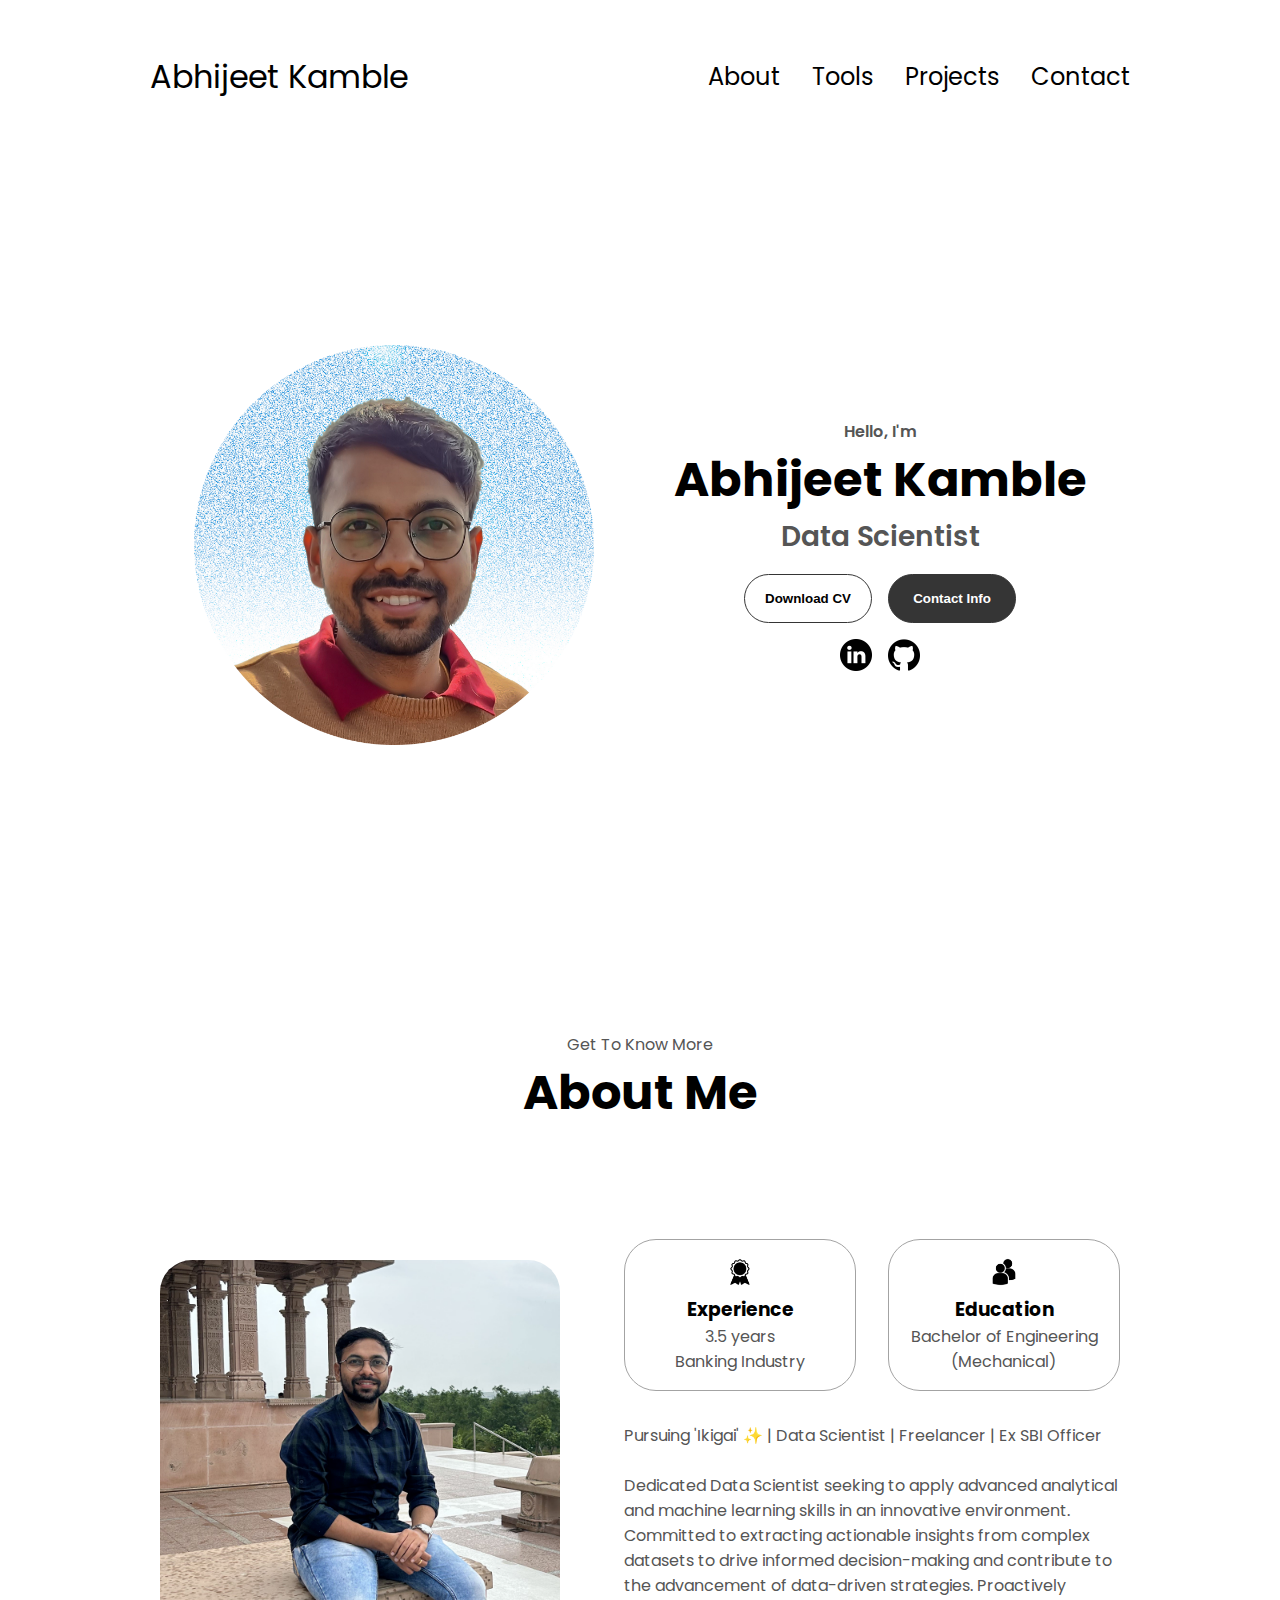
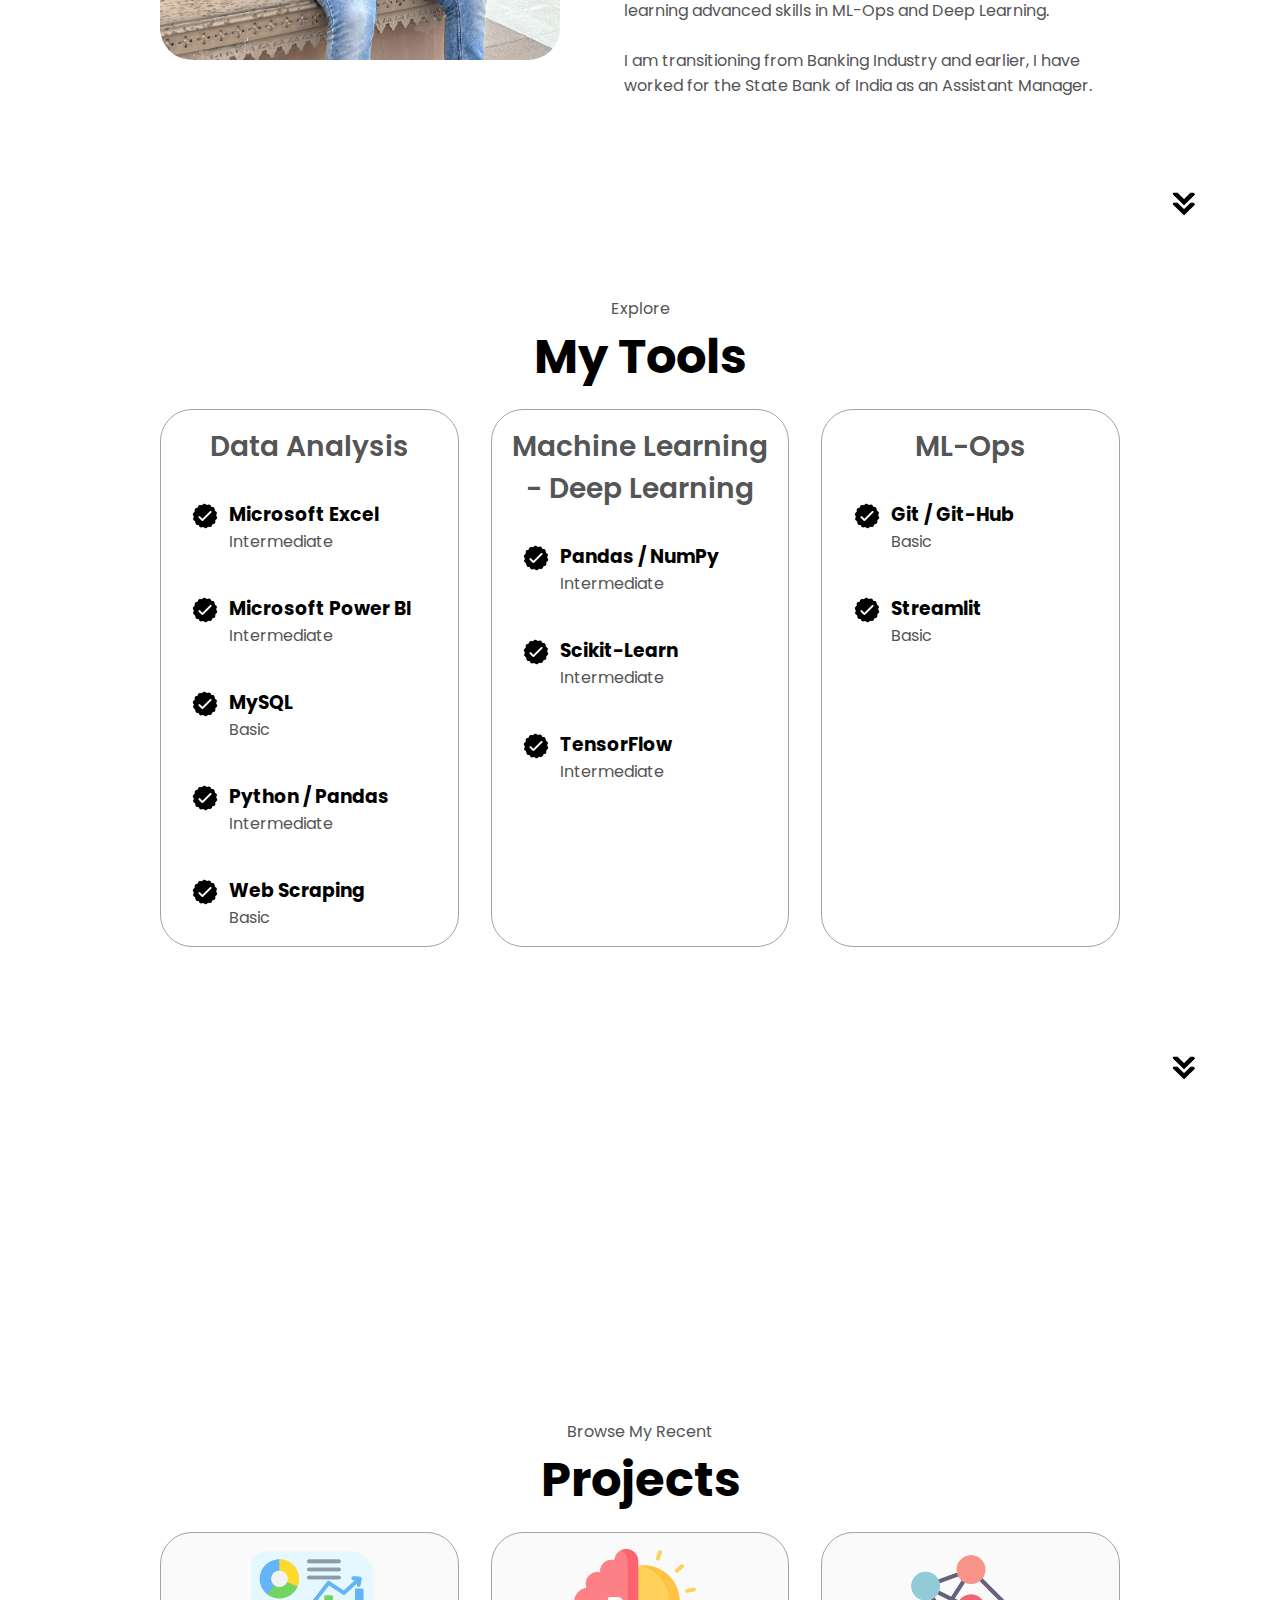
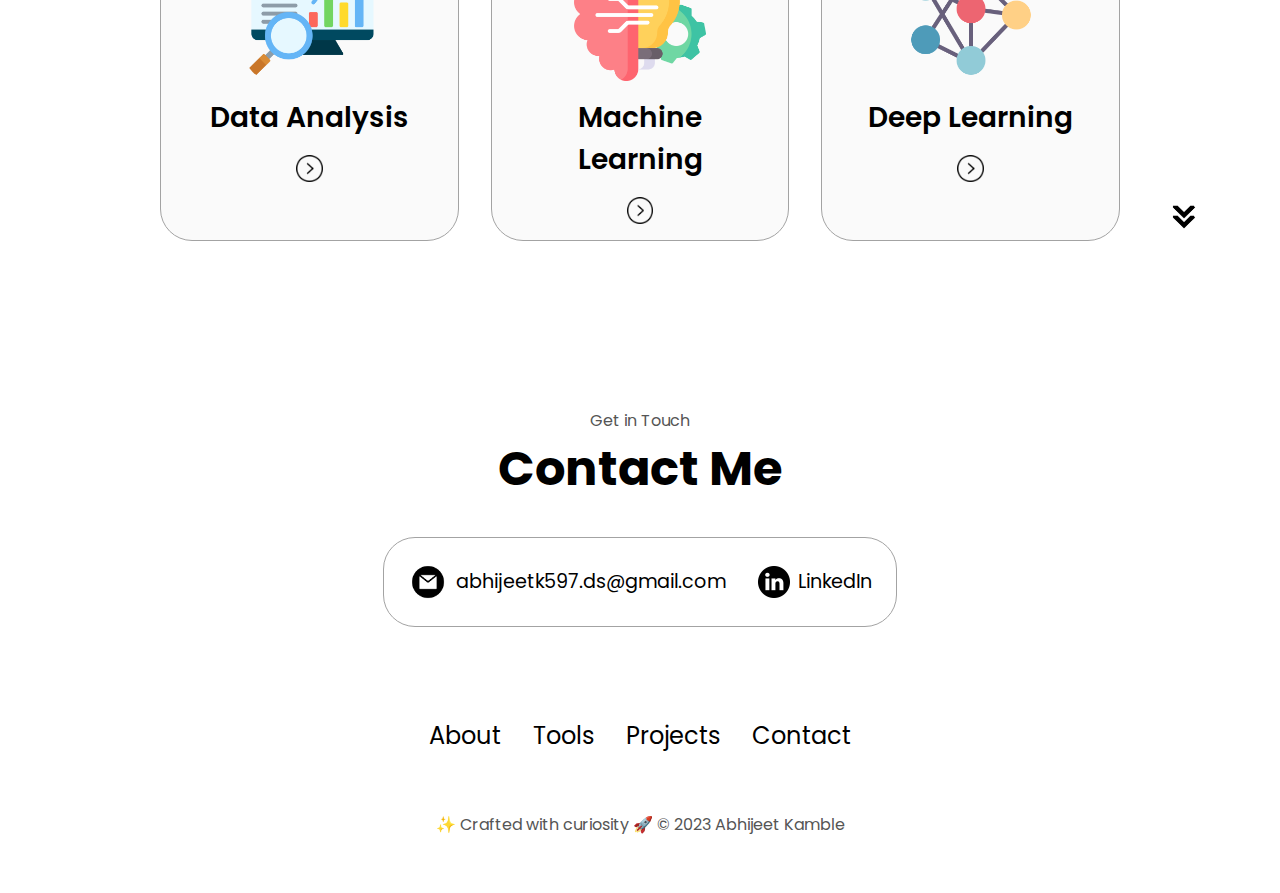
<file: index.html>
<!DOCTYPE html>
<html lang="en">
  <head>
    <meta charset="UTF-8" />
    <meta http-equiv="X-UA-Compatible" content="IE=edge" />
    <meta name="viewport" content="width=device-width, initial-scale=1.0" />
    <title>Abhijeet's Portfolio</title>
    <link rel="stylesheet" href="style.css" />
    <link rel="stylesheet" href="mediaqueries.css" />
  </head>
  <body>
    <nav id="desktop-nav">
      <div class="logo">Abhijeet Kamble</div>
      <div>
        <ul class="nav-links">
          <li><a href="#about">About</a></li>
          <li><a href="#experience">Tools</a></li>
          <li><a href="#projects">Projects</a></li>
          <li><a href="#contact">Contact</a></li>
        </ul>
      </div>
    </nav>
    <nav id="hamburger-nav">
      <div class="logo">Abhijeet Kamble</div>
      <div class="hamburger-menu">
        <div class="hamburger-icon" onclick="toggleMenu()">
          <span></span>
          <span></span>
          <span></span>
        </div>
        <div class="menu-links">
          <li><a href="#about" onclick="toggleMenu()">About</a></li>
          <li><a href="#experience" onclick="toggleMenu()">Tools</a></li>
          <li><a href="#projects" onclick="toggleMenu()">Projects</a></li>
          <li><a href="#contact" onclick="toggleMenu()">Contact</a></li>
        </div>
      </div>
    </nav>
    <section id="profile">
      <div class="section__pic-container">
        <img src="./assets/profile-pic.png" alt="Abhijeet's profile picture" />
      </div>
      <div class="section__text">
        <p class="section__text__p1">Hello, I'm</p>
        <h1 class="title">Abhijeet Kamble</h1>
        <p class="section__text__p2">Data Scientist</p>
        <div class="btn-container">
          <button
            class="btn btn-color-2"
            onclick="window.open('./assets/Abhijeet_Kamble_Resume.pdf')"
          >
            Download CV
          </button>
          <button class="btn btn-color-1" onclick="location.href='./#contact'">
            Contact Info
          </button>
        </div>
        <div id="socials-container">
          <img
            src="./assets/linkedin.png"
            alt="My LinkedIn profile"
            class="icon"
            onclick="location.href='https://www.linkedin.com/in/abhijeetk597/'"
          />
          <img
            src="./assets/github.png"
            alt="My Github profile"
            class="icon"
            onclick="location.href='https://github.com/abhijeetk597'"
          />
        </div>
      </div>
    </section>
    <section id="about">
      <p class="section__text__p1">Get To Know More</p>
      <h1 class="title">About Me</h1>
      <div class="section-container">
        <div class="section__pic-container">
          <img
            src="./assets/about-pic.png"
            alt="Profile picture"
            class="about-pic"
          />
        </div>
        <div class="about-details-container">
          <div class="about-containers">
            <div class="details-container">
              <img
                src="./assets/experience.png"
                alt="Experience icon"
                class="icon"
              />
              <h3>Experience</h3>
              <p>3.5 years <br />Banking Industry</p>
            </div>
            <div class="details-container">
              <img
                src="./assets/education.png"
                alt="Education icon"
                class="icon"
              />
              <h3>Education</h3>
              <p>Bachelor of Engineering<br />(Mechanical)</p>
            </div>
          </div>
          <div class="text-container">
            <p>Pursuing 'Ikigai' &#10024 | Data Scientist | Freelancer | Ex SBI Officer</p>
            <br>
            <p>Dedicated Data Scientist seeking to apply advanced analytical and machine learning 
              skills in an innovative environment. Committed to extracting actionable insights 
              from complex datasets to drive informed decision-making and contribute to the 
              advancement of data-driven strategies. 
              Proactively learning advanced skills in ML-Ops and Deep Learning.</p><br/>
            <p>I am transitioning from Banking Industry and earlier, I have 
              worked for the State Bank of India as an Assistant Manager.    
            </p>

          </div>
        </div>
      </div>

      <img
        src="./assets/arrow.png"
        alt="Arrow icon"
        class="icon arrow"
        onclick="location.href='./#experience'"
      />
    </section>
    <section id="experience">
      <p class="section__text__p1">Explore</p>
      <h1 class="title">My Tools</h1>
      <div class="experience-details-container">
        <div class="about-containers">
          <div class="details-container">
            <h2 class="experience-sub-title">Data Analysis</h2>
            <div class="article-container">
              <article>
                <img
                  src="./assets/checkmark.png"
                  alt="Experience icon"
                  class="icon"
                />
                <div>
                  <h3>Microsoft Excel</h3>
                  <p>Intermediate</p>
                </div>
              </article>
              <article>
                <img
                  src="./assets/checkmark.png"
                  alt="Experience icon"
                  class="icon"
                />
                <div>
                  <h3>Microsoft Power BI</h3>
                  <p>Intermediate</p>
                </div>
              </article>
              <article>
                <img
                  src="./assets/checkmark.png"
                  alt="Experience icon"
                  class="icon"
                />
                <div>
                  <h3>MySQL</h3>
                  <p>Basic</p>
                </div>
              </article>
              <article>
                <img
                  src="./assets/checkmark.png"
                  alt="Experience icon"
                  class="icon"
                />
                <div>
                  <h3>Python / Pandas</h3>
                  <p>Intermediate</p>
                </div>
              </article>
              <article>
                <img
                  src="./assets/checkmark.png"
                  alt="Experience icon"
                  class="icon"
                />
                <div>
                  <h3>Web Scraping</h3>
                  <p>Basic</p>
                </div>
              </article>

            </div>
          </div>
          <div class="details-container">
            <h2 class="experience-sub-title">Machine Learning - Deep Learning</h2>
            <div class="article-container">
              <article>
                <img
                  src="./assets/checkmark.png"
                  alt="Experience icon"
                  class="icon"
                />
                <div>
                  <h3>Pandas / NumPy</h3>
                  <p>Intermediate</p>
                </div>
              </article>
              <article>
                <img
                  src="./assets/checkmark.png"
                  alt="Experience icon"
                  class="icon"
                />
                <div>
                  <h3>Scikit-Learn</h3>
                  <p>Intermediate</p>
                </div>
              </article>
              <article>
                <img
                  src="./assets/checkmark.png"
                  alt="Experience icon"
                  class="icon"
                />
                <div>
                  <h3>TensorFlow</h3>
                  <p>Intermediate</p>
                </div>
              </article>

            </div>
          </div>
          <div class="details-container">
            <h2 class="experience-sub-title">ML-Ops</h2>
            <div class="article-container">
              <article>
                <img
                  src="./assets/checkmark.png"
                  alt="Experience icon"
                  class="icon"
                />
                <div>
                  <h3>Git / Git-Hub</h3>
                  <p>Basic</p>
                </div>
              </article>
              <article>
                <img
                  src="./assets/checkmark.png"
                  alt="Experience icon"
                  class="icon"
                />
                <div>
                  <h3>Streamlit</h3>
                  <p>Basic</p>
                </div>
              </article>

            </div>
          </div>
        </div>
      </div>
      <img
        src="./assets/arrow.png"
        alt="Arrow icon"
        class="icon arrow"
        onclick="location.href='./#projects'"
      />
    </section>
    <section id="projects">
      <p class="section__text__p1">Browse My Recent</p>
      <h1 class="title">Projects</h1>
      <div class="experience-details-container">
        <div class="about-containers">
          <div class="details-container color-container">
            <div class="article-container">
              <img
                src="./assets/da.png"
                alt="Data analysis"
                class="project-img"
              />
            </div>
            <h2 class="experience-sub-title project-title">Data Analysis</h2>
            <div class="btn-container">
                <img 
                  src="./assets/arrow-right.png"
                  alt="arrow-right" 
                  class="next"
                  onclick="location.href='da.html', target='_blank'">
            </div>
          </div>
          <div class="details-container color-container">
            <div class="article-container">
              <img
                src="./assets/ml.png"
                alt="machine Learning"
                class="project-img"
              />
            </div>
            <h2 class="experience-sub-title project-title">Machine Learning</h2>
            <div class="btn-container">
              <img 
                  src="./assets/arrow-right.png"
                  alt="arrow-right" 
                  class="next"
                  onclick="location.href='ml.html', target='_blank'">
            </div>
          </div>
          <div class="details-container color-container">
            <div class="article-container">
              <img
                src="./assets/dl.png"
                alt="Project 3"
                class="project-img"
              />
            </div>
            <h2 class="experience-sub-title project-title">Deep Learning</h2>
            <div class="btn-container">
              <img 
              src="./assets/arrow-right.png"
              alt="arrow-right" 
              class="next"
              onclick="location.href='dl.html', target='_blank'">
              
            </div>
          </div>
        </div>
      </div>
      <img
        src="./assets/arrow.png"
        alt="Arrow icon"
        class="icon arrow"
        onclick="location.href='./#contact'"
      />
    </section>
    <section id="contact">
      <p class="section__text__p1">Get in Touch</p>
      <h1 class="title">Contact Me</h1>
      <div class="contact-info-upper-container">
        <div class="contact-info-container">
          <img
            src="./assets/email.png"
            alt="Email icon"
            class="icon contact-icon email-icon"
          />
          <p><a href="mailto:abhijeetk597.ds@gmail.com">abhijeetk597.ds@gmail.com</a></p>
        </div>
        <div class="contact-info-container">
          <img
            src="./assets/linkedin.png"
            alt="LinkedIn icon"
            class="icon contact-icon"
          />
          <p><a href="https://www.linkedin.com/in/abhijeetk597/">LinkedIn</a></p>
        </div>
      </div>
    </section>
    <footer>
      <nav>
        <div class="nav-links-container">
          <ul class="nav-links">
            <li><a href="#about">About</a></li>
            <li><a href="#experience">Tools</a></li>
            <li><a href="#projects">Projects</a></li>
            <li><a href="#contact">Contact</a></li>
          </ul>
        </div>
      </nav>
      <p>&#10024 Crafted with curiosity &#128640 &#169; 2023 Abhijeet Kamble</p>
    </footer>
    <script src="script.js"></script>
  </body>
</html>
</file>
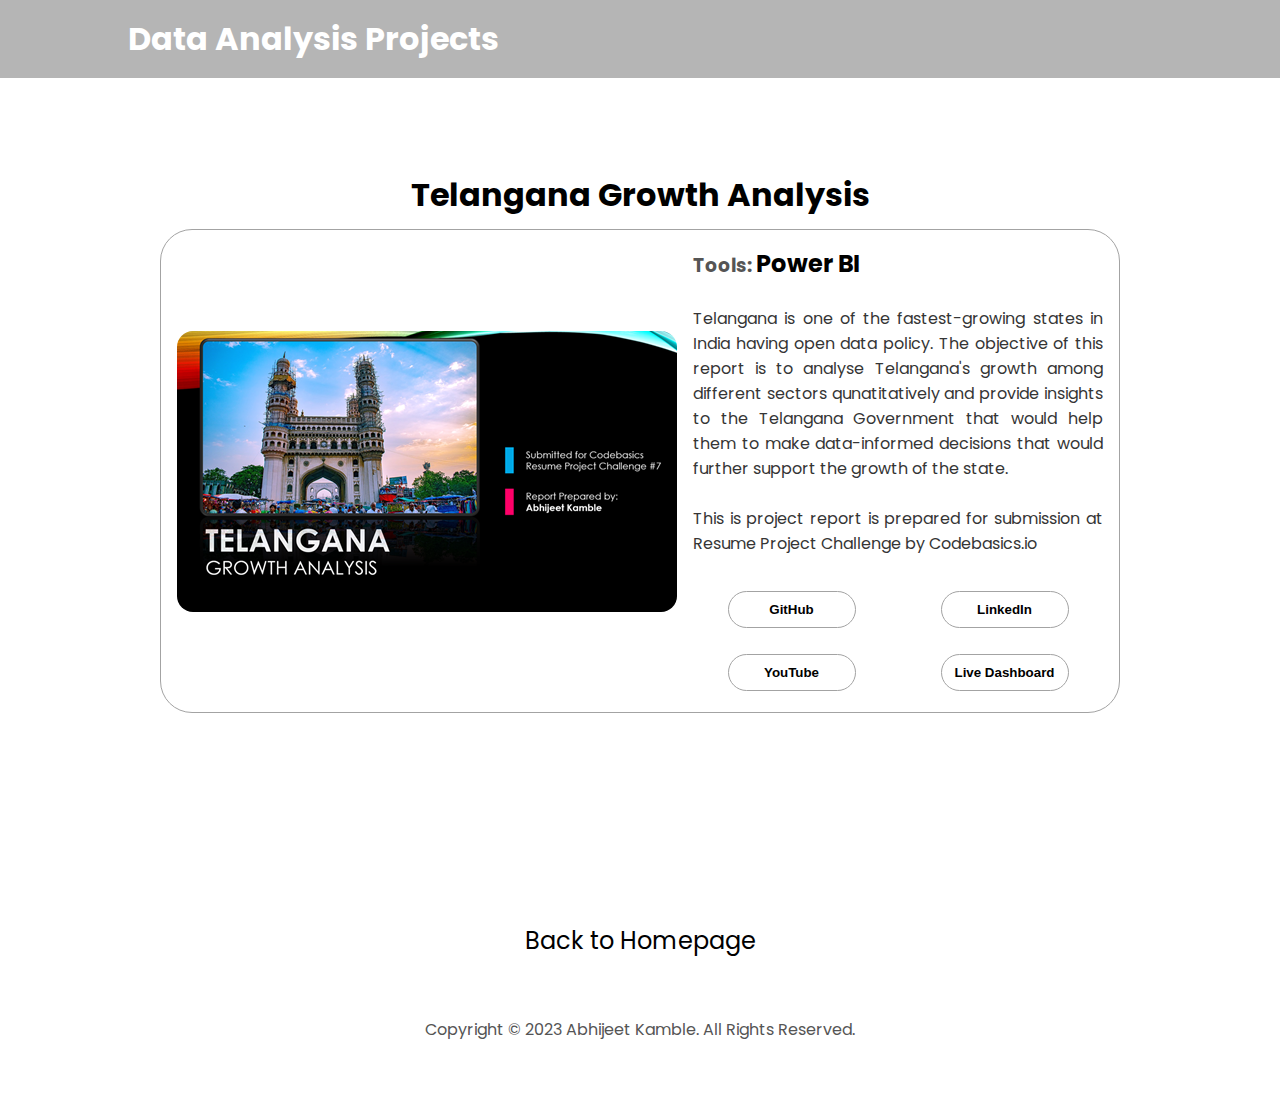
<file: da.html>
<!DOCTYPE html>
<html lang="en">
<head>
    <meta charset="UTF-8">
    <meta name="viewport" content="width=device-width, initial-scale=1.0">
    <title>Data Analysis Project</title>
    <link rel="stylesheet" href="style.css">
    <link rel="stylesheet" href="mediaqueries.css">
</head>
<body>
    <div class="navbar"><h1 class="page_h">Data Analysis Projects</h1></div>
    
    <section id="project" style="padding-top: 15vh;">
        <h1 class="project_title">Telangana Growth Analysis</h1>
        <div class="project-container">
            <div class="project-pic-container">
                <img
                src="./assets/telangana.png"
                alt="Profile picture"
                class="project-pic"
                />
            </div>
            <div class="text-and-buttons">
                <div class="project-text-container">
                    <div class="Tools">
                        <h3 class="t1">Tools: </h3>
                        <h2 class="t2">Power BI</h2>
                    </div>
                    <p class="project-text"><br>Telangana is one of the fastest-growing states in India having open data policy. 
                        The objective of this report is to analyse Telangana's growth among different 
                        sectors qunatitatively and provide insights to the Telangana Government that 
                        would help them to make data-informed decisions that would further support the 
                        growth of the state.
                        </br><br>
                        This is project report is prepared for submission at Resume Project Challenge by Codebasics.io
                        <br>    
                    </p>
                </div>
                <div class="pro-btn-container">
                    <button
                      class="btn btn-color-3"
                      onclick="window.open('https://github.com/abhijeetk597/Telangana-growth-analysis')">
                      GitHub
                    </button>
                    <button
                    class="btn btn-color-3"
                    onclick="window.open('https://www.linkedin.com/feed/update/urn:li:activity:7114267642881806337/')"
                    >
                    LinkedIn
                    </button>
                    <button
                    class="btn btn-color-3"
                    onclick="window.open('https://youtu.be/M5WoBwT9gUc')"
                    >
                    YouTube
                    </button>
                    <button
                    class="btn btn-color-3"
                    onclick="window.open('https://www.novypro.com/project/telangana-growth-analysis-42')"
                    >
                    Live Dashboard
                    </button>
                </div>
            </div>
        </div>
    </section>

    <footer>
        <nav>
          <div class="nav-links-container">
            <ul class="nav-links">
              <li><a onclick="goBack()">Back to Homepage</a></li>
            </ul>
          </div>
        </nav>
        <p>Copyright &#169; 2023 Abhijeet Kamble. All Rights Reserved.</p>
      </footer>
</body>
</html>
</file>
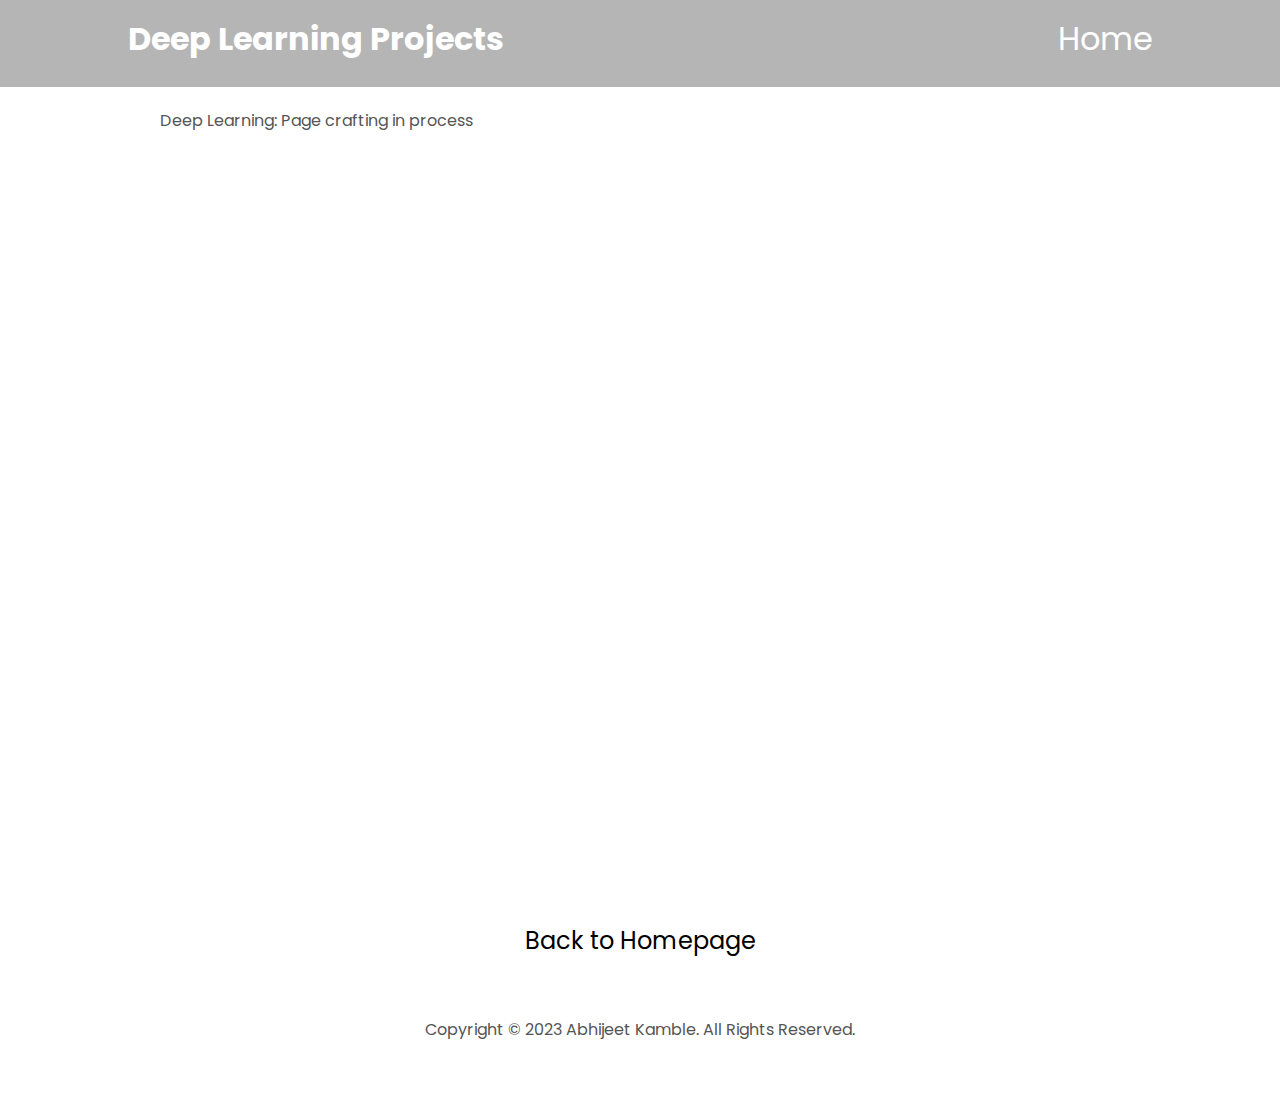
<file: dl.html>
<!DOCTYPE html>
<html lang="en">
<head>
    <meta charset="UTF-8">
    <meta name="viewport" content="width=device-width, initial-scale=1.0">
    <title>Deep Learning Project</title>
    <link rel="stylesheet" href="style.css">
    <link rel="stylesheet" href="mediaqueries.css">
</head>
<body>
    <div class="navbar">
        <h1 class="page_h">Deep Learning Projects</h1>
        <a href="index.html", class="home_link">Home</a>
    </div>
    <section id="project" style="padding-top: 12vh;">
        <p>Deep Learning: Page crafting in process</p>
    </section>
    
    <footer>
        <nav>
          <div class="nav-links-container">
            <ul class="nav-links">
              <li><a onclick="goBack()">Back to Homepage</a></li>
            </ul>
          </div>
        </nav>
        <p>Copyright &#169; 2023 Abhijeet Kamble. All Rights Reserved.</p>
      </footer>
      <script src="script.js"></script>
</body>
</html>
</file>
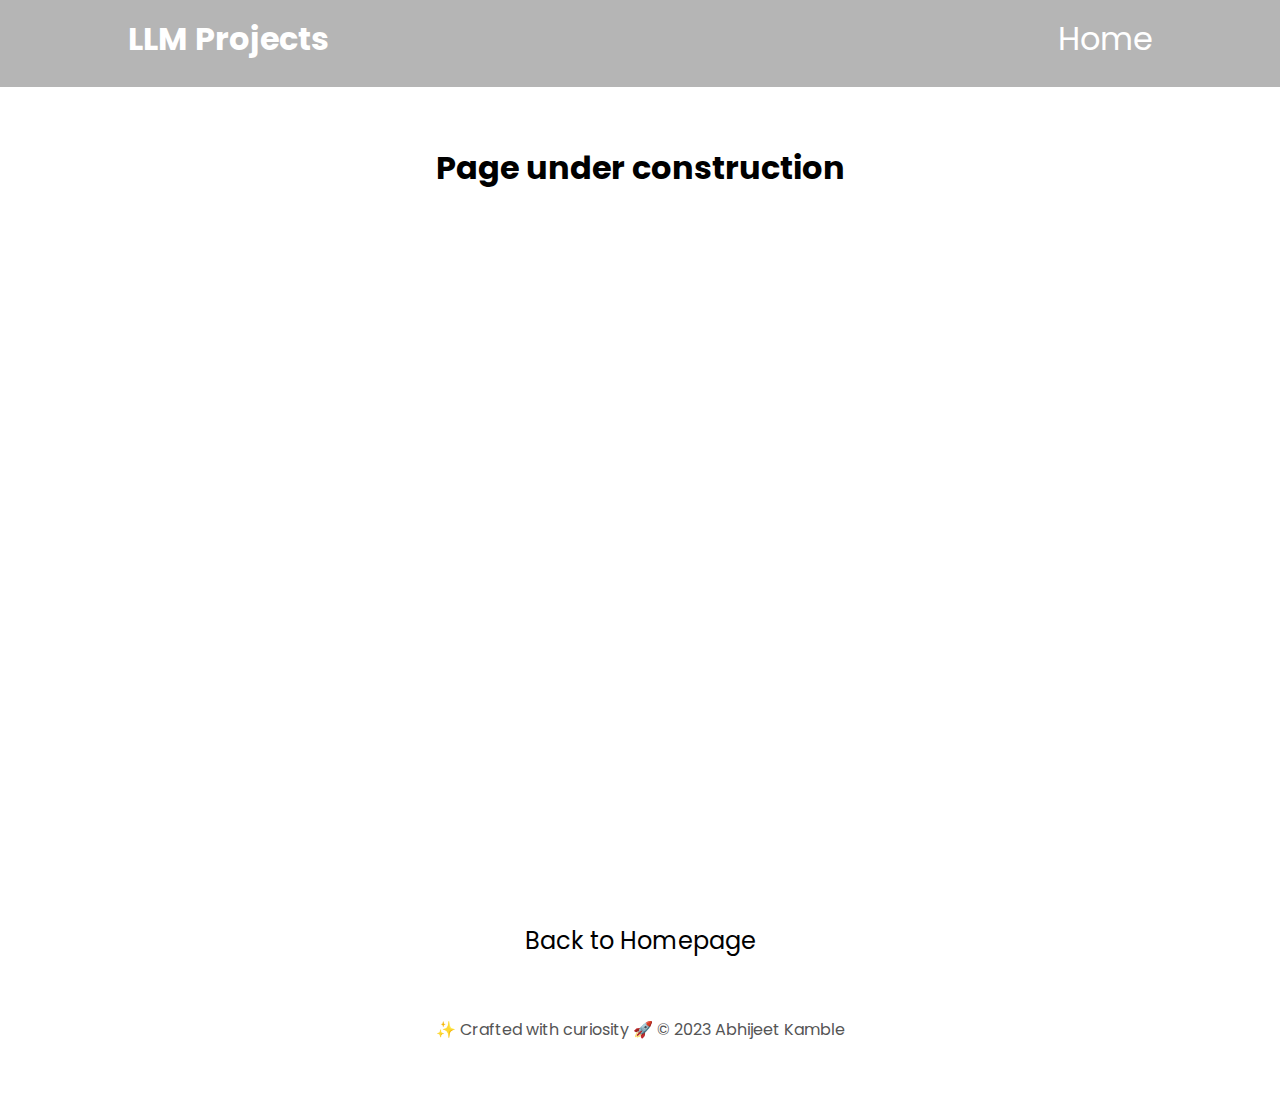
<file: llm.html>
<!DOCTYPE html>
<html lang="en">
<head>
    <meta charset="UTF-8">
    <meta name="viewport" content="width=device-width, initial-scale=1.0">
    <title>Machine Learning Project</title>
    <link rel="stylesheet" href="style.css">
    <link rel="stylesheet" href="mediaqueries.css">
</head>
<body>
    <div class="navbar">
        <h1 class="page_h">LLM Projects</h1>
        <a href="index.html", class="home_link">Home</a>
    </div>
    <section id="project" style="padding-top: 12vh;">
        <h1 class="project_title">Page under construction</h1>
        <!-- <div class="project-container">
            <div class="project-pic-container">
                <img
                src="./assets/bulldozer.png"
                alt="dog-vision"
                class="project-pic"
                />
            </div>
            <div class="text-and-buttons">
                <div class="project-text-container">
                    <div class="Tools">
                        <h3 class="t1">Tools: </h3>
                        <h2 class="t2">Scikit-Learn, Kaggle Notebook Env</h2>
                    </div>
                    <p class="project-text"><br>This project is inspired from Kaggle Competition 'Blue Book for Bulldozers'
                        <br></br>
                        Objective of the project is to build an ML model which predicts the sale price of bulldozers. 
                        It is a time series problem.
                        </br><br>
                        After basic EDA, Random Forest Regressor model from Scikit-Learn Library was built to predict prices.
                        <br>    
                    </p>
                </div>
                <div class="pro-btn-container">
                    <button
                      class="btn btn-color-3"
                      onclick="window.open('https://github.com/abhijeetk597/machine-learning-projects/tree/main/Bulldozer-price-prediction')">
                      GitHub
                    </button>
                    <button
                    class="btn btn-color-3"
                    onclick="window.open('https://www.linkedin.com/posts/abhijeetk597_machinelearning-datascience-ai-activity-7144069693153222657-DxsA?utm_source=share&utm_medium=member_desktop')"
                    >
                    LinkedIn
                    </button>
                    <button
                    class="btn btn-color-3"
                    onclick="window.open('https://www.kaggle.com/code/abhijeetk597/bulldozer-price-prediction')"
                    >
                    Kaggle
                    </button>
                </div>
            </div>
        </div> -->
    </section>
    
    <footer>
        <nav>
          <div class="nav-links-container">
            <ul class="nav-links">
              <li><a onclick="goBack()">Back to Homepage</a></li>
            </ul>
          </div>
        </nav>
        <p>&#10024 Crafted with curiosity &#128640 &#169; 2023 Abhijeet Kamble</p>
      </footer>
      <script src="script.js"></script>
</body>
</html>
</file>
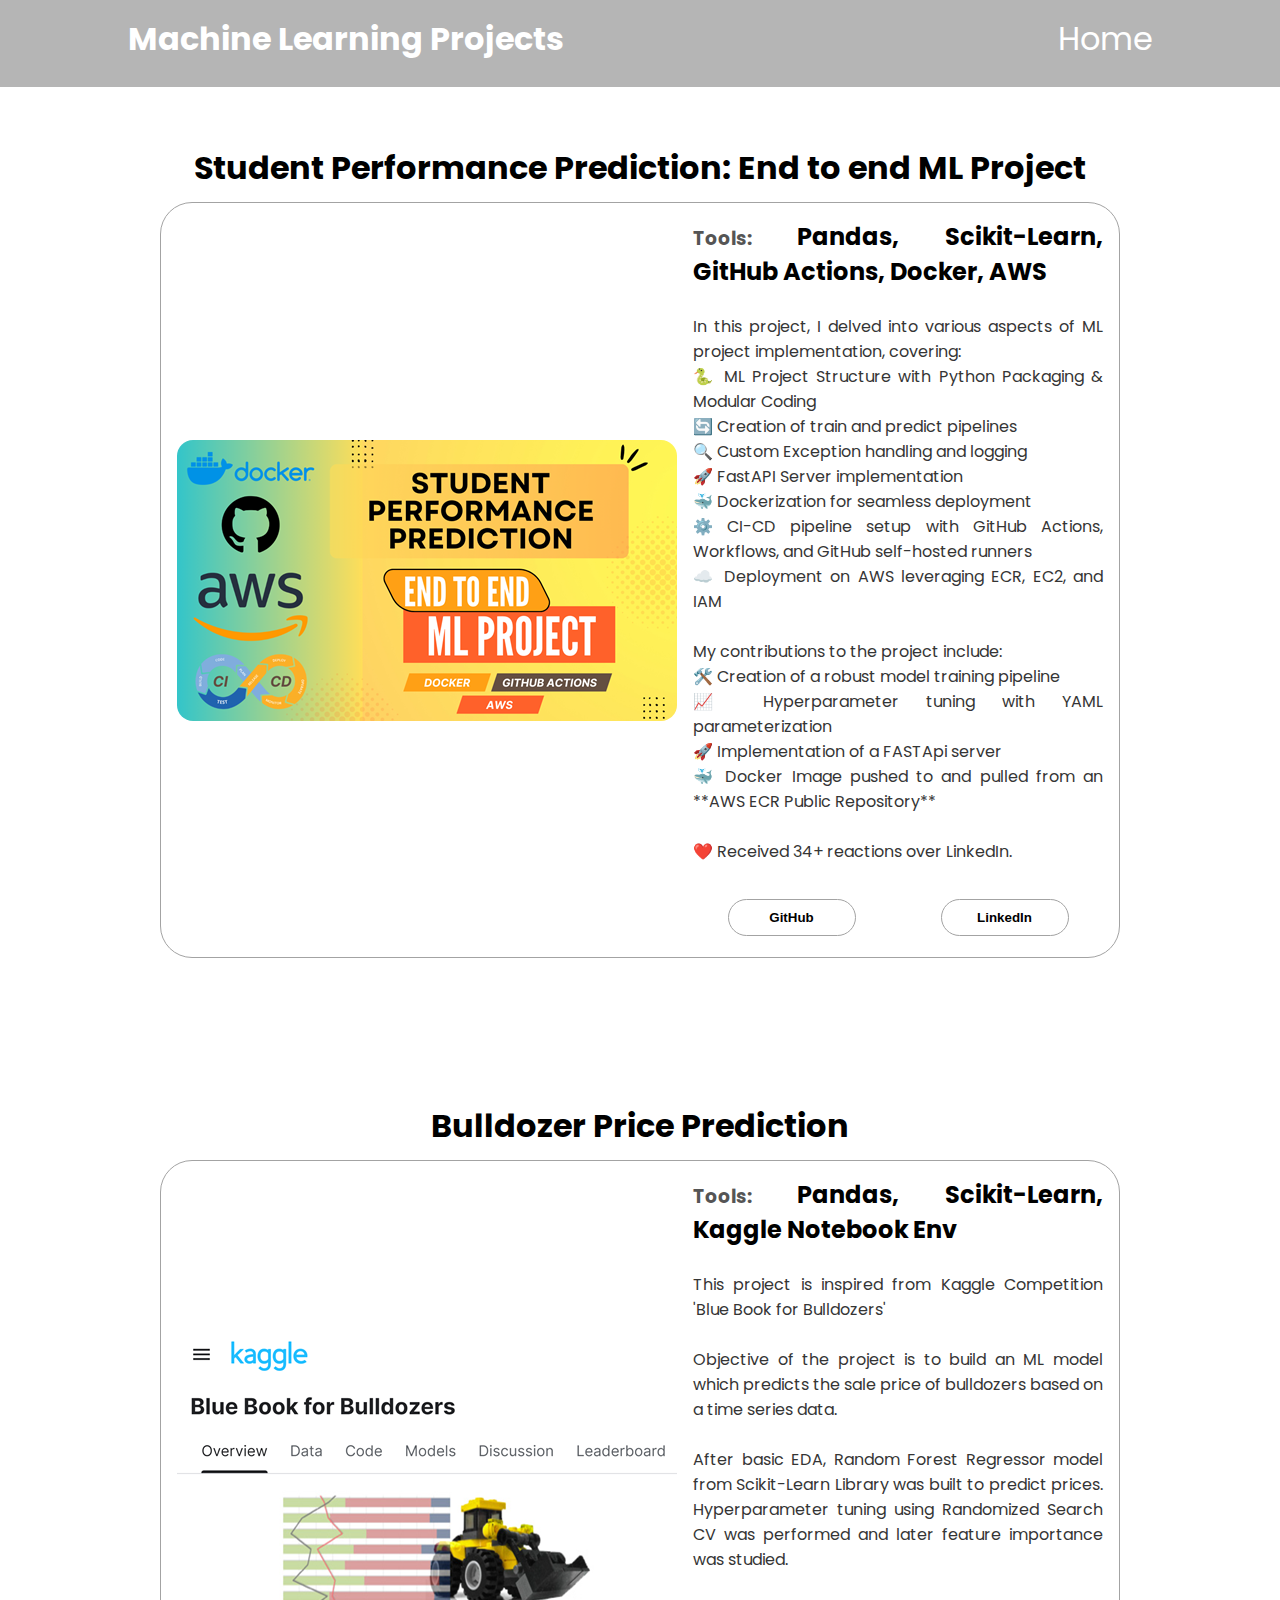
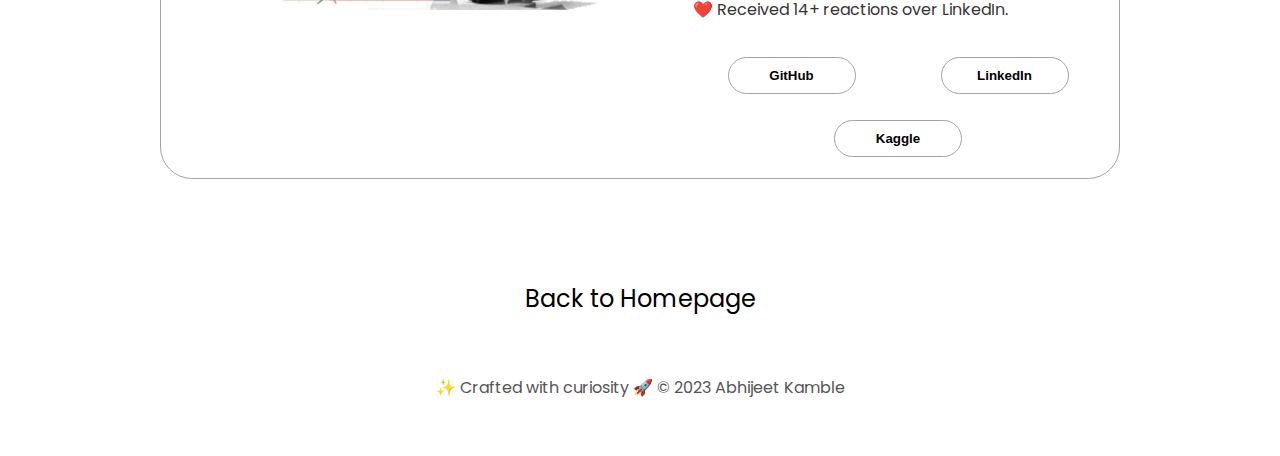
<file: ml.html>
<!DOCTYPE html>
<html lang="en">
<head>
    <meta charset="UTF-8">
    <meta name="viewport" content="width=device-width, initial-scale=1.0">
    <title>Machine Learning Project</title>
    <link rel="stylesheet" href="style.css">
    <link rel="stylesheet" href="mediaqueries.css">
</head>
<body>
    <div class="navbar">
        <h1 class="page_h">Machine Learning Projects</h1>
        <a href="index.html", class="home_link">Home</a>
    </div>
    <section id="project" style="padding-top: 12vh;">
        <h1 class="project_title">Student Performance Prediction: End to end ML Project</h1>
        <div class="project-container">
            <div class="project-pic-container">
                <img
                src="./assets/student_ml.png"
                alt="student_ml.png"
                class="project-pic"
                />
            </div>
            <div class="text-and-buttons">
                <div class="project-text-container">
                    <div class="Tools">
                        <h3 class="t1">Tools: </h3>
                        <h2 class="t2">Pandas, Scikit-Learn, GitHub Actions, Docker, AWS</h2>
                    </div>
                    <p class="project-text">
                        <br>
                        In this project, I delved into various aspects of ML project implementation, covering:</br>
                        🐍 ML Project Structure with Python Packaging & Modular Coding</br>
                        🔄 Creation of train and predict pipelines</br>
                        🔍 Custom Exception handling and logging</br>
                        🚀 FastAPI Server implementation</br>
                        🐳 Dockerization for seamless deployment</br>
                        ⚙️ CI-CD pipeline setup with GitHub Actions, Workflows, and GitHub self-hosted runners</br>
                        ☁️ Deployment on AWS leveraging ECR, EC2, and IAM</br>
                        </br>
                        My contributions to the project include:</br>
                        🛠️ Creation of a robust model training pipeline</br>
                        📈 Hyperparameter tuning with YAML parameterization</br>
                        🚀 Implementation of a FASTApi server</br>
                        🐳 Docker Image pushed to and pulled from an **AWS ECR Public Repository**
                        </br>                        <br>
                        ❤️ Received 34+ reactions over LinkedIn.     
                    </p>
                </div>
                <div class="pro-btn-container">
                    <button
                      class="btn btn-color-3"
                      onclick="window.open('https://github.com/abhijeetk597/student-performance-prediction)">
                      GitHub
                    </button>
                    <button
                    class="btn btn-color-3"
                    onclick="window.open('https://www.linkedin.com/posts/abhijeetk597_ml-machinelearning-python-activity-7188843312227766274-suFN?utm_source=share&utm_medium=member_desktop')"
                    >
                    LinkedIn
                    </button>
                </div>
            </div>
        </div>
    </section>
    <section id="project" style="padding-top: 12vh;">
        <h1 class="project_title">Bulldozer Price Prediction</h1>
        <div class="project-container">
            <div class="project-pic-container">
                <img
                src="./assets/bulldozer.png"
                alt="dog-vision"
                class="project-pic"
                />
            </div>
            <div class="text-and-buttons">
                <div class="project-text-container">
                    <div class="Tools">
                        <h3 class="t1">Tools: </h3>
                        <h2 class="t2">Pandas, Scikit-Learn, Kaggle Notebook Env</h2>
                    </div>
                    <p class="project-text"><br>This project is inspired from Kaggle Competition 'Blue Book for Bulldozers'
                        <br></br>
                        Objective of the project is to build an ML model which predicts the sale price of bulldozers
                        based on a time series data.
                        </br><br>
                        After basic EDA, Random Forest Regressor model from Scikit-Learn Library was built to predict prices.
                        Hyperparameter tuning using Randomized Search CV was performed and later feature importance was studied.
                        <br>                          <br> 
                        ❤️ Received 14+ reactions over LinkedIn.     
                    </p>
                </div>
                <div class="pro-btn-container">
                    <button
                      class="btn btn-color-3"
                      onclick="window.open('https://github.com/abhijeetk597/machine-learning-projects/tree/main/Bulldozer-price-prediction')">
                      GitHub
                    </button>
                    <button
                    class="btn btn-color-3"
                    onclick="window.open('https://www.linkedin.com/posts/abhijeetk597_machinelearning-datascience-ai-activity-7144069693153222657-DxsA?utm_source=share&utm_medium=member_desktop')"
                    >
                    LinkedIn
                    </button>
                    <button
                    class="btn btn-color-3"
                    onclick="window.open('https://www.kaggle.com/code/abhijeetk597/bulldozer-price-prediction')"
                    >
                    Kaggle
                    </button>
                </div>
            </div>
        </div>
    </section>
    
    <footer>
        <nav>
          <div class="nav-links-container">
            <ul class="nav-links">
              <li><a onclick="goBack()">Back to Homepage</a></li>
            </ul>
          </div>
        </nav>
        <p>&#10024 Crafted with curiosity &#128640 &#169; 2023 Abhijeet Kamble</p>
      </footer>
      <script src="script.js"></script>
</body>
</html>
</file>
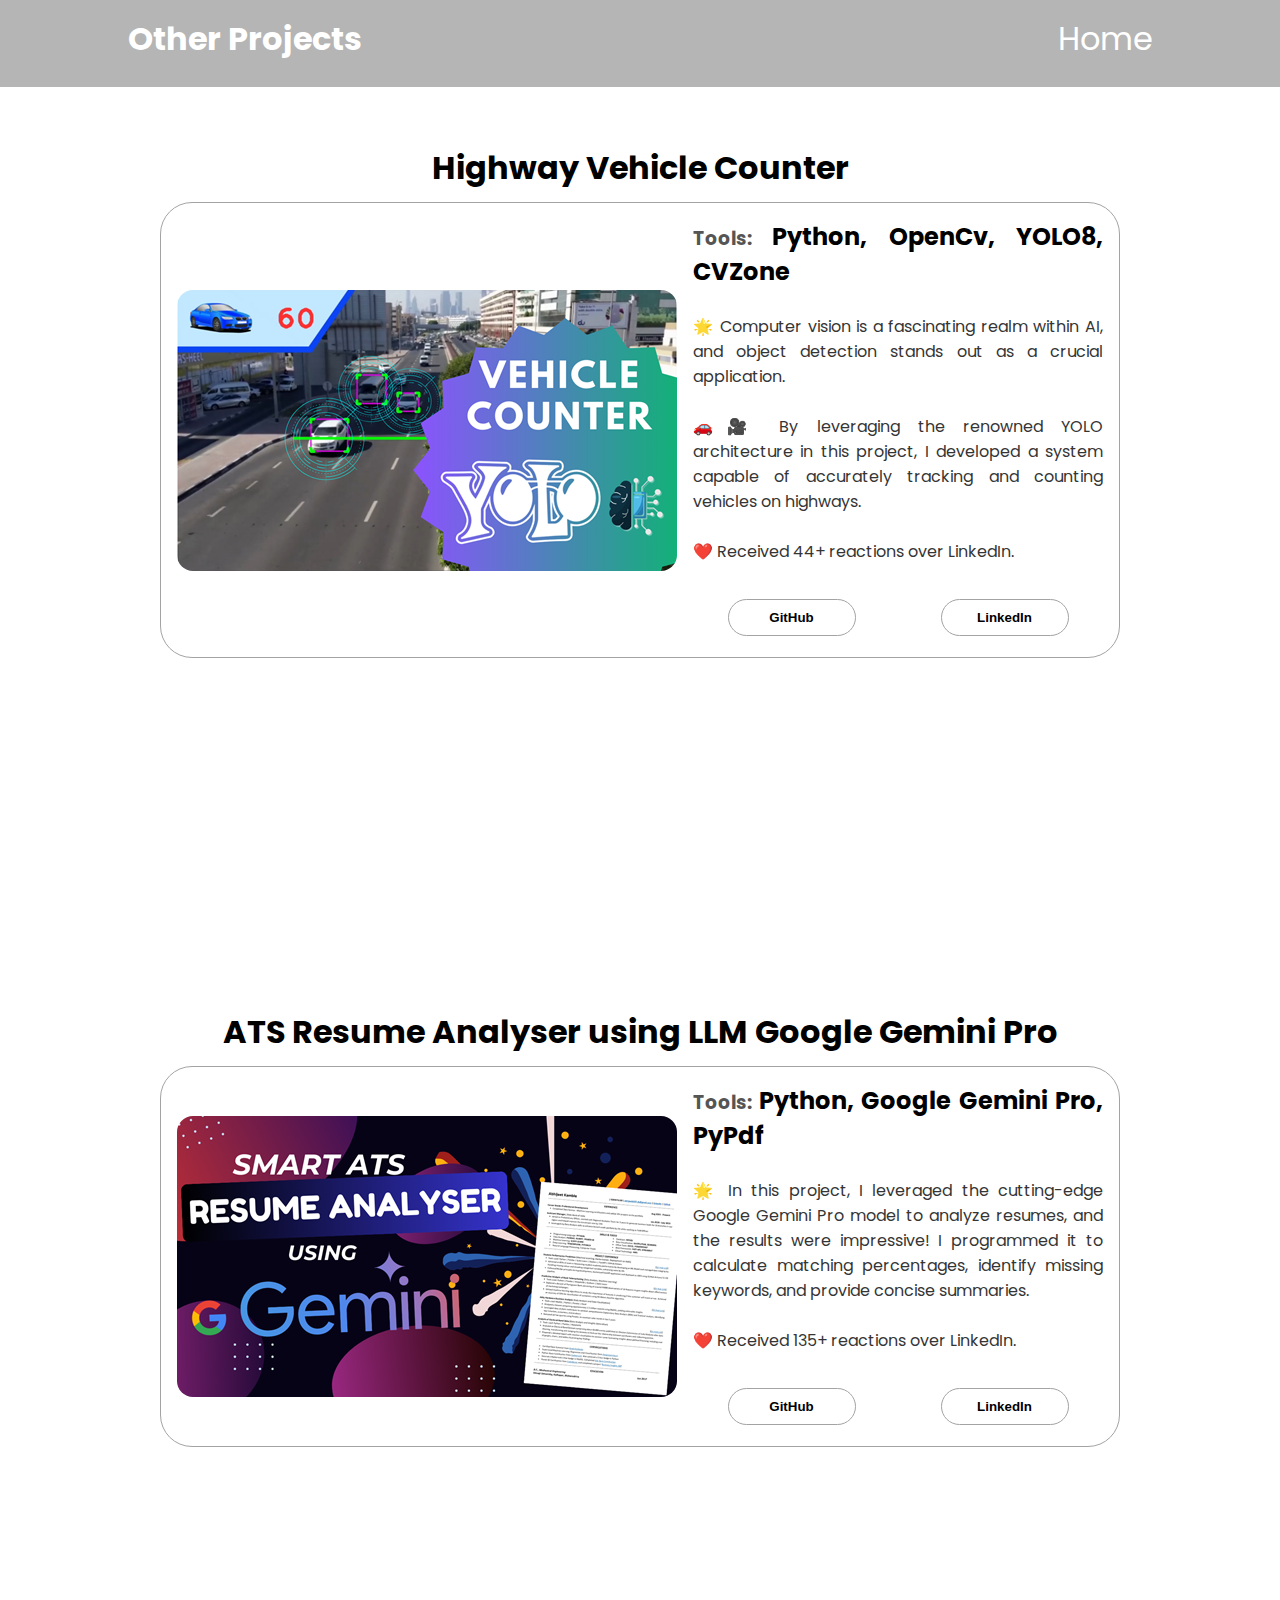
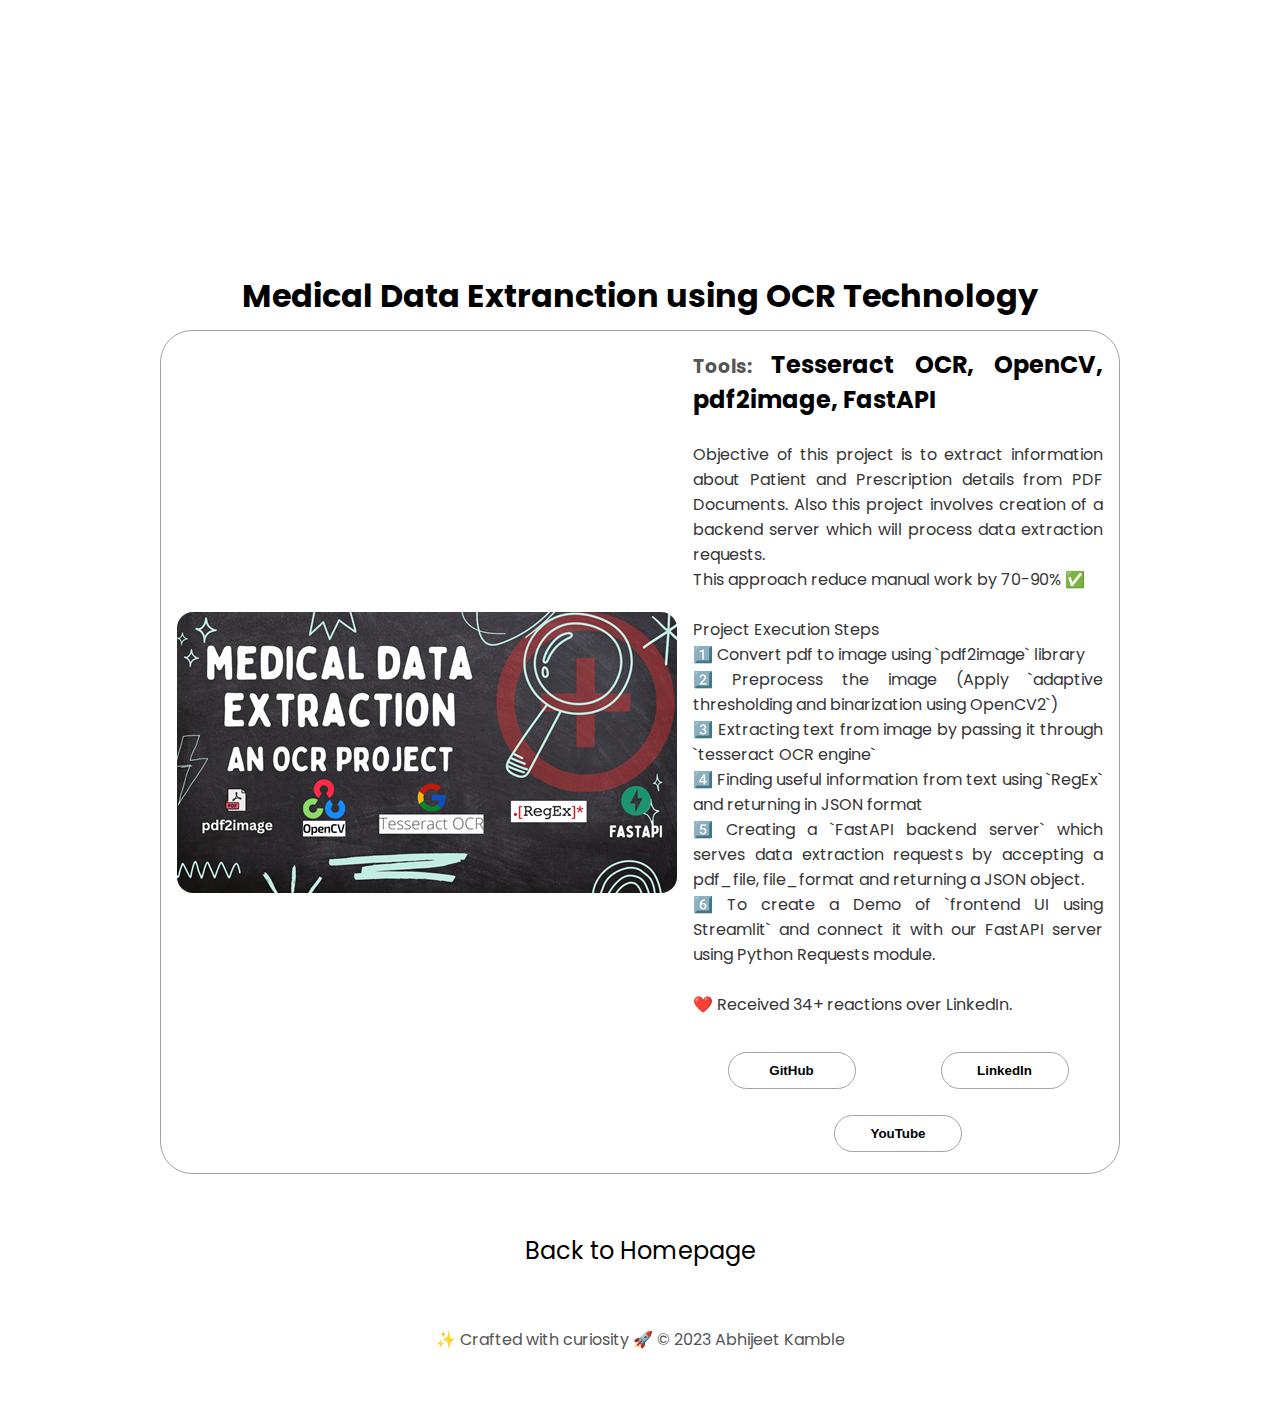
<file: others.html>
<!DOCTYPE html>
<html lang="en">
<head>
    <meta charset="UTF-8">
    <meta name="viewport" content="width=device-width, initial-scale=1.0">
    <title>Machine Learning Project</title>
    <link rel="stylesheet" href="style.css">
    <link rel="stylesheet" href="mediaqueries.css">
</head>
<body>
    <div class="navbar">
        <h1 class="page_h">Other Projects</h1>
        <a href="index.html", class="home_link">Home</a>
    </div>


    <section id="project" style="padding-top: 12vh;">
        <h1 class="project_title">Highway Vehicle Counter</h1>
        <div class="project-container">
            <div class="project-pic-container">
                <img
                src="./assets/vehicle counter.png"
                alt="vehicle_counter.png"
                class="project-pic"
                />
            </div>
            <div class="text-and-buttons">
                <div class="project-text-container">
                    <div class="Tools">
                        <h3 class="t1">Tools: </h3>
                        <h2 class="t2">Python, OpenCv, YOLO8, CVZone</h2>
                    </div>
                    <p class="project-text"><br>🌟 Computer vision is a fascinating realm within AI, and 
                        object detection stands out as a crucial application.<br><br> 
                        🚗🎥 By leveraging the renowned YOLO architecture in this project, 
                        I developed a system capable of accurately tracking and counting vehicles on highways.<br>
                        <br>
                        ❤️ Received 44+ reactions over LinkedIn.
                    </p>
                </div>
                <div class="pro-btn-container">
                    <button
                      class="btn btn-color-3"
                      onclick="window.open('https://github.com/abhijeetk597/ObjectDetection?tab=readme-ov-file')">
                      GitHub
                    </button>
                    <button
                    class="btn btn-color-3"
                    onclick="window.open('https://www.linkedin.com/posts/abhijeetk597_yolo-computervision-deeplearning-activity-7185811739593105408-q9K9?utm_source=share&utm_medium=member_desktop')"
                    >
                    LinkedIn
                    </button>

                </div>
            </div>
        </div>
    </section>
    <section id="project" style="padding-top: 12vh;">
        <h1 class="project_title">ATS Resume Analyser using LLM Google Gemini Pro</h1>
        <div class="project-container">
            <div class="project-pic-container">
                <img
                src="./assets/resume_ats.png"
                alt="resume_ats.png"
                class="project-pic"
                />
            </div>
            <div class="text-and-buttons">
                <div class="project-text-container">
                    <div class="Tools">
                        <h3 class="t1">Tools: </h3>
                        <h2 class="t2">Python, Google Gemini Pro, PyPdf</h2>
                    </div>
                    <p class="project-text"><br>🌟 In this project, I leveraged the cutting-edge Google Gemini Pro 
                        model to analyze resumes, and the results were impressive!  I programmed it to calculate matching percentages, 
                        identify missing keywords, and provide concise summaries.<br>
                        <br>
                        ❤️ Received 135+ reactions over LinkedIn.
                    </p>
                </div>
                <div class="pro-btn-container">
                    <button
                      class="btn btn-color-3"
                      onclick="window.open('https://github.com/abhijeetk597/smart-resume-tracking-using-google-gemini-pro')">
                      GitHub
                    </button>
                    <button
                    class="btn btn-color-3"
                    onclick="window.open('https://www.linkedin.com/posts/abhijeetk597_datascience-ai-llm-activity-7181538710738374656-8qhp?utm_source=share&utm_medium=member_desktop')"
                    >
                    LinkedIn
                    </button>

                </div>
            </div>
        </div>
    </section>
    <section id="project" style="padding-top: 12vh;">
        <h1 class="project_title">Medical Data Extranction using OCR Technology</h1>
        <div class="project-container">
            <div class="project-pic-container">
                <img
                src="./assets/medical_ocr.png"
                alt="medical_ocr.png"
                class="project-pic"
                />
            </div>
            <div class="text-and-buttons">
                <div class="project-text-container">
                    <div class="Tools">
                        <h3 class="t1">Tools: </h3>
                        <h2 class="t2">Tesseract OCR, OpenCV, pdf2image, FastAPI</h2>
                    </div>
                    <p class="project-text"><br>Objective of this project is to extract information about Patient and Prescription details from PDF Documents. 
                        Also this project involves creation of a backend server which will process data extraction requests.</br>
                        This approach reduce manual work by 70-90% ✅</br></br>
                        Project Execution Steps</br>
                        1️⃣ Convert pdf to image using `pdf2image` library</br>
                        2️⃣ Preprocess the image (Apply `adaptive thresholding and binarization using OpenCV2`)</br>
                        3️⃣ Extracting text from image by passing it through `tesseract OCR engine`</br>
                        4️⃣ Finding useful information from text using `RegEx` and returning in JSON format</br>
                        5️⃣ Creating a `FastAPI backend server` which serves data extraction requests 
                        by accepting a pdf_file, file_format and returning a JSON object.</br>
                        6️⃣ To create a Demo of `frontend UI using Streamlit` and connect it with our FastAPI server using Python Requests module.
                        <br><br>
                        ❤️ Received 34+ reactions over LinkedIn.
                    </p>
                </div>
                <div class="pro-btn-container">
                    <button
                      class="btn btn-color-3"
                      onclick="window.open('https://github.com/abhijeetk597/medical-data-extraction')">
                      GitHub
                    </button>
                    <button
                    class="btn btn-color-3"
                    onclick="window.open('https://www.linkedin.com/posts/abhijeetk597_python-ocr-fastapi-activity-7175206511382568960-LIaS?utm_source=share&utm_medium=member_desktop')"
                    >
                    LinkedIn
                    </button>
                    <button
                    class="btn btn-color-3"
                    onclick="window.open('https://youtu.be/xh0livz2tSY')"
                    >
                    YouTube
                    </button>
                </div>
            </div>
        </div>
    </section>
    
    <footer>
        <nav>
          <div class="nav-links-container">
            <ul class="nav-links">
              <li><a onclick="goBack()">Back to Homepage</a></li>
            </ul>
          </div>
        </nav>
        <p>&#10024 Crafted with curiosity &#128640 &#169; 2023 Abhijeet Kamble</p>
      </footer>
      <script src="script.js"></script>
</body>
</html>
</file>
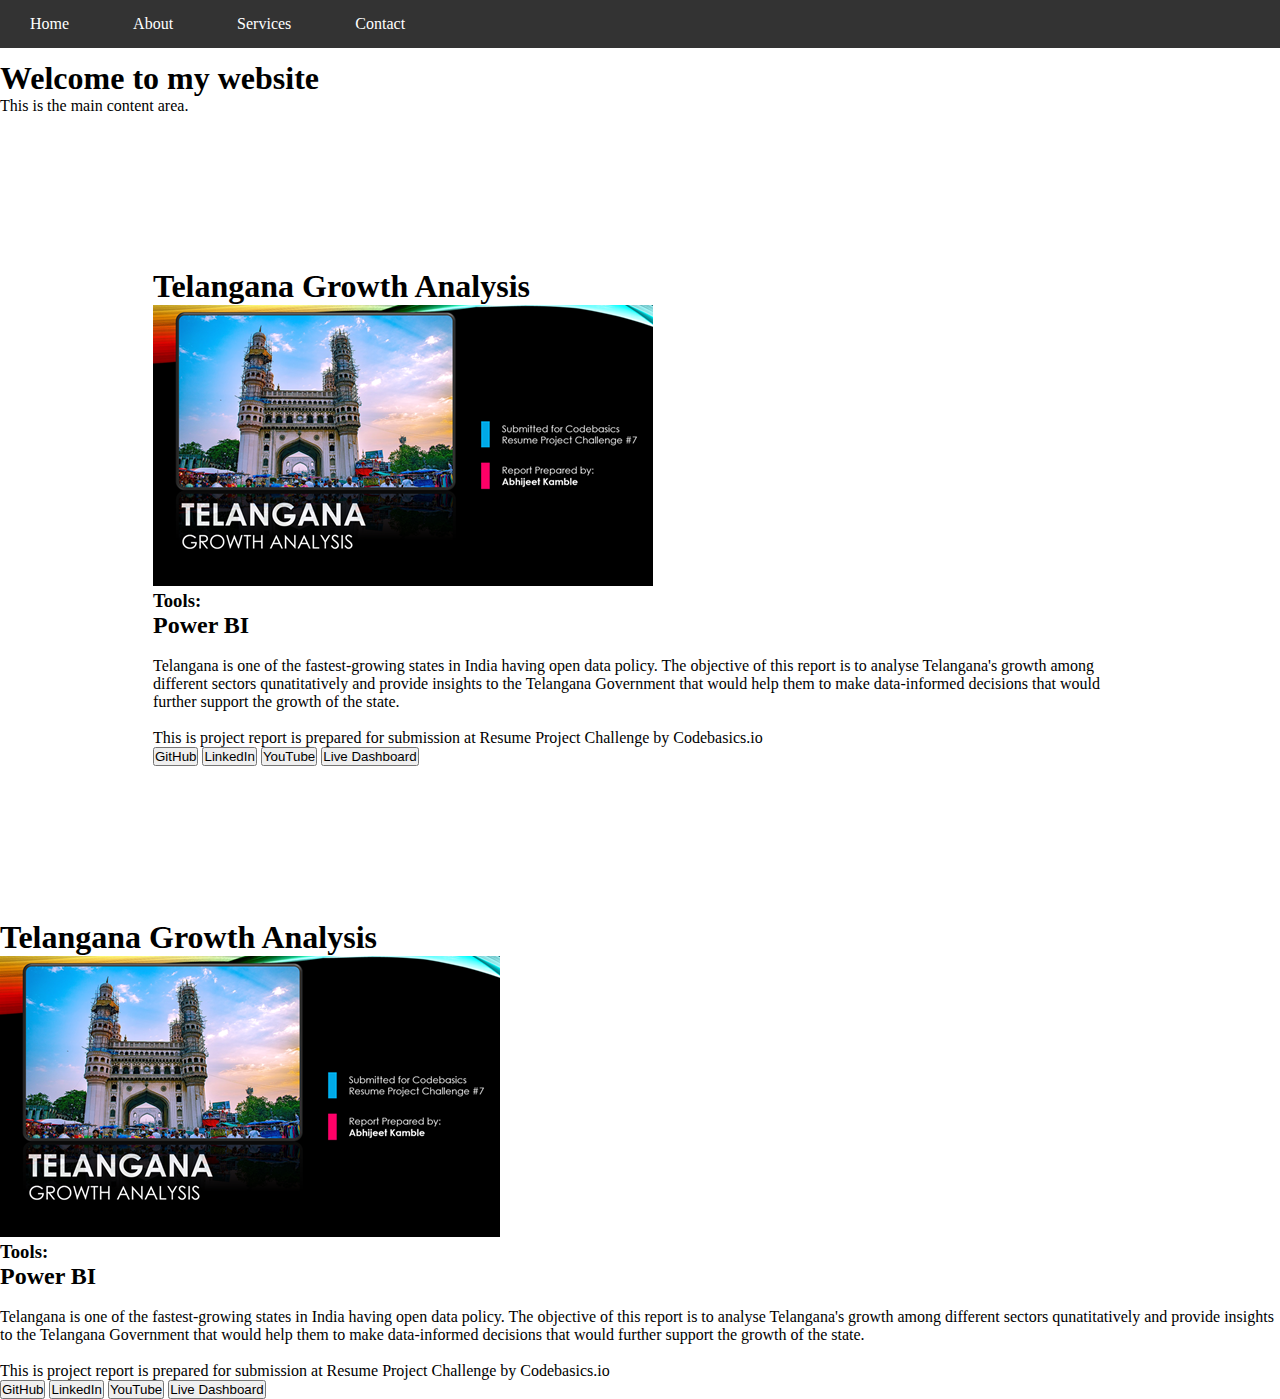
<file: test.html>
<!DOCTYPE html>
<html lang="en">
<head>
  <meta charset="UTF-8">
  <title>Floating Navbar</title>
  <link rel="stylesheet" href="tst.css">
</head>
<body>

<div class="navbar">
  <a href="#">Home</a>
  <a href="#">About</a>
  <a href="#">Services</a>
  <a href="#">Contact</a>
</div>

<div class="content">
  <!-- Your main content here -->
  <h1>Welcome to my website</h1>
  <p>This is the main content area.</p>
  <section id="project" style="margin: 17vh;">
    <h1 class="project_title">Telangana Growth Analysis</h1>
    <div class="project-container">
        <div class="project-pic-container">
            <img
            src="./assets/telangana.png"
            alt="Profile picture"
            class="project-pic"
            />
        </div>
        <div class="text-and-buttons">
            <div class="project-text-container">
                <div class="Tools">
                    <h3 class="t1">Tools: </h3>
                    <h2 class="t2">Power BI</h2>
                </div>
                <p class="project-text"><br>Telangana is one of the fastest-growing states in India having open data policy. 
                    The objective of this report is to analyse Telangana's growth among different 
                    sectors qunatitatively and provide insights to the Telangana Government that 
                    would help them to make data-informed decisions that would further support the 
                    growth of the state.
                    </br><br>
                    This is project report is prepared for submission at Resume Project Challenge by Codebasics.io
                    <br>    
                </p>
            </div>
            <div class="pro-btn-container">
                <button
                  class="btn btn-color-3"
                  onclick="window.open('./assets/no-resume.pdf')">
                  GitHub
                </button>
                <button
                class="btn btn-color-3"
                onclick="window.open('./assets/no-resume.pdf')"
                >
                LinkedIn
                </button>
                <button
                class="btn btn-color-3"
                onclick="window.open('./assets/no-resume.pdf')"
                >
                YouTube
                </button>
                <button
                class="btn btn-color-3"
                onclick="window.open('./assets/no-resume.pdf')"
                >
                Live Dashboard
                </button>
            </div>
        </div>
    </div>
</section>

<section id="project">
    <h1 class="project_title">Telangana Growth Analysis</h1>
    <div class="project-container">
        <div class="project-pic-container">
            <img
            src="./assets/telangana.png"
            alt="Profile picture"
            class="project-pic"
            />
        </div>
        <div class="text-and-buttons">
            <div class="project-text-container">
                <div class="Tools">
                    <h3 class="t1">Tools: </h3>
                    <h2 class="t2">Power BI</h2>
                </div>
                <p class="project-text"><br>Telangana is one of the fastest-growing states in India having open data policy. 
                    The objective of this report is to analyse Telangana's growth among different 
                    sectors qunatitatively and provide insights to the Telangana Government that 
                    would help them to make data-informed decisions that would further support the 
                    growth of the state.
                    </br><br>
                    This is project report is prepared for submission at Resume Project Challenge by Codebasics.io
                    <br>    
                </p>
            </div>
            <div class="pro-btn-container">
                <button
                  class="btn btn-color-3"
                  onclick="window.open('./assets/no-resume.pdf')">
                  GitHub
                </button>
                <button
                class="btn btn-color-3"
                onclick="window.open('./assets/no-resume.pdf')"
                >
                LinkedIn
                </button>
                <button
                class="btn btn-color-3"
                onclick="window.open('./assets/no-resume.pdf')"
                >
                YouTube
                </button>
                <button
                class="btn btn-color-3"
                onclick="window.open('./assets/no-resume.pdf')"
                >
                Live Dashboard
                </button>
            </div>
        </div>
    </div>
</section>
</div>

</body>
</html>
</file>
<file: style.css>
/* GENERAL */

@import url("https://fonts.googleapis.com/css2?family=Poppins:wght@300;400;500;600&display=swap");

* {
  margin: 0;
  padding: 0;
}

body {
  font-family: "Poppins", sans-serif;
}

html {
  scroll-behavior: smooth;
}

p {
  color: rgb(85, 85, 85);
}

/* TRANSITION */

a,
.btn {
  transition: all 300ms ease;
}

/* DESKTOP NAV */

nav,
.nav-links {
  display: flex;
}
.nav-links:hover {
  cursor: pointer;
}
nav {
  justify-content: space-around;
  align-items: center;
  height: 17vh;
}

.nav-links {
  gap: 2rem;
  list-style: none;
  font-size: 1.5rem;
}

a {
  color: black;
  text-decoration: none;
  text-decoration-color: white;
}

a:hover {
  color: grey;
  text-decoration: underline;
  text-underline-offset: 1rem;
  text-decoration-color: rgb(181, 181, 181);
}

.logo {
  font-size: 2rem;
}

.logo:hover {
  cursor: default;
}

/* HAMBURGER MENU */

#hamburger-nav {
  display: none;
}

.hamburger-menu {
  position: relative;
  display: inline-block;
}

.hamburger-icon {
  display: flex;
  flex-direction: column;
  justify-content: space-between;
  height: 24px;
  width: 30px;
  cursor: pointer;
}

.hamburger-icon span {
  width: 100%;
  height: 2px;
  background-color: black;
  transition: all 0.3 ease-in-out;
}

.menu-links {
  position: absolute;
  top: 100%;
  right: 0;
  background-color: white;
  width: fit-content;
  max-height: 0;
  overflow: hidden;
  transition: all 0.3 ease-in-out;
}

.menu-links a {
  display: block;
  padding: 10px;
  text-align: center;
  font-size: 1.5rem;
  color: black;
  text-decoration: none;
  transition: all 0.3 ease-in-out;
}

.menu-links li {
  list-style: none;
}

.menu-links.open {
  max-height: 300px;
}

.hamburger-icon.open span:first-child {
  transform: rotate(45deg) translate(10px, 5px);
}

.hamburger-icon.open span:nth-child(2) {
  opacity: 0;
}

.hamburger-icon.open span:last-child {
  transform: rotate(-45deg) translate(10px, -5px);
}

.hamburger-icon span:first-child {
  transform: none;
}

.hamburger-icon span:first-child {
  opacity: 1;
}

.hamburger-icon span:first-child {
  transform: none;
}

/* SECTIONS */

section {
  padding-top: 4vh;
  height: 96vh;
  margin: 0 10rem;
  box-sizing: border-box;
  min-height: fit-content;
}

.section-container {
  display: flex;
}

/* PROFILE SECTION */

#profile {
  display: flex;
  justify-content: center;
  gap: 5rem;
  height: 80vh;
}

.section__pic-container {
  display: flex;
  height: 400px;
  width: 400px;
  margin: auto 0;
}

.section__text {
  align-self: center;
  text-align: center;
}

.section__text p {
  font-weight: 600;
}

.section__text__p1 {
  text-align: center;
}

.section__text__p2 {
  font-size: 1.75rem;
  margin-bottom: 1rem;
}

.title {
  font-size: 3rem;
  text-align: center;
}

#socials-container {
  display: flex;
  justify-content: center;
  margin-top: 1rem;
  gap: 1rem;
}

/* ICONS */

.icon {
  cursor: pointer;
  height: 2rem;
}

/* BUTTONS */

.btn-container {
  display: flex;
  justify-content: center;
  gap: 1rem;
}

.btn {
  font-weight: 600;
  transition: all 300ms ease;
  padding: 1rem;
  width: 8rem;
  border-radius: 2rem;
}

.btn-color-1,
.btn-color-2 {
  border: rgb(53, 53, 53) 0.1rem solid;
}

.btn-color-1:hover,
.btn-color-2:hover {
  cursor: pointer;
}

.btn-color-1,
.btn-color-2:hover {
  background: rgb(53, 53, 53);
  color: white;
}

.btn-color-1:hover {
  background: rgb(0, 0, 0);
}

.btn-color-2 {
  background: none;
}

.btn-color-2:hover {
  border: rgb(255, 255, 255) 0.1rem solid;
}

.btn-container {
  gap: 1rem;
}

/* ABOUT SECTION */

#about {
  position: relative;
}

.about-containers {
  gap: 2rem;
  margin-bottom: 2rem;
  margin-top: 1rem;
}

.about-details-container {
  justify-content: center;
  flex-direction: column;
}

.about-containers,
.about-details-container {
  display: flex;
}

.about-pic {
  border-radius: 2rem;
}

.arrow {
  position: absolute;
  right: -5rem;
  bottom: 2.5rem;
}

.details-container {
  padding: 1rem;
  flex: 1;
  background: white;
  border-radius: 2rem;
  border: rgb(53, 53, 53) 0.1rem solid;
  border-color: rgb(163, 163, 163);
  text-align: center;
}

.section-container {
  gap: 4rem;
  height: 80%;
}

.section__pic-container {
  height: 400px;
  width: 400px;
  margin: auto 0;
}

details {
  user-select: none;
}

details>summary span.icon {
  width: 24px;
  height: 24px;
  transition: all 0.3s;
  margin-left: auto;
}

details[open] summary span.icon {
  transform: rotate(180deg);
}

summary {
  display: flex;
  cursor: pointer;
}

summary::-webkit-details-marker {
  display: none;
}

/* EXPERIENCE SECTION */

#experience {
  position: relative;
}

.experience-sub-title {
  color: rgb(85, 85, 85);
  font-weight: 600;
  font-size: 1.75rem;
  margin-bottom: 2rem;
}

.experience-details-container {
  display: flex;
  justify-content: center;
  flex-direction: column;
}

.article-container {
  display: flex;
  text-align: initial;
  flex-wrap: wrap;
  flex-direction: row;
  gap: 2.5rem;
  justify-content: space-around;
}

article {
  display: flex;
  width: 15rem;
  justify-content: flex-start;
  gap: 0.5rem;
}

article .icon {
  cursor: default;
}

/* PROJECTS SECTION */

#projects {
  position: relative;
  margin-top: 10rem;
  padding-top: 15vh;
}

.color-container {
  border-color: rgb(163, 163, 163);
  background: rgb(250, 250, 250);
}

.project-img {
  border-radius: 2rem;
  width: 50%;
  height: 50%;
}

.project-title {
  margin: 1rem;
  color: black;
}

.project-btn {
  color: black;
  border-color: rgb(163, 163, 163);
}

.next {
  cursor:pointer;
  width: 10%;
  height: 10%;
  transition: all 0.3 ease-in-out;
}


/* CONTACT */

#contact {
  display: flex;
  justify-content: center;
  flex-direction: column;
  height: 50vh;
}

.contact-info-upper-container {
  display: flex;
  justify-content: center;
  border-radius: 2rem;
  border: rgb(53, 53, 53) 0.1rem solid;
  border-color: rgb(163, 163, 163);
  background: (250, 250, 250);
  margin: 2rem auto;
  padding: 0.5rem;
}

.contact-info-container {
  display: flex;
  align-items: center;
  justify-content: center;
  gap: 0.5rem;
  margin: 1rem;
}

.contact-info-container p {
  font-size: larger;
}

.contact-icon {
  cursor: default;
}

.email-icon {
  height: 2.5rem;
}

/* FOOTER SECTION */

footer {
  height: 26vh;
  margin: 0 1rem;
}

footer p {
  text-align: center;
}

/* Data Analysis */
.back {
  width: 40px;
  height: 40px;
}

/* Project Pages */
.navbar{
  display: flex;
  position: fixed; /* Fix the navbar position */
  top: 0; /* Align to the top */
  width: 100%; /* Occupy full width */
  background-color: rgb(181, 181, 181); /* Background color */
  padding: 15px 0; /* Add padding */
  flex-direction: row;
  justify-content: space-between;
}

.page_h {
  margin-left: 10vw;
  color: white;
  cursor: default;
}

.home_link {
  padding-bottom:1vh;
  margin-right: 10vw;
  font-size: 2rem;
  color: white;
  text-decoration: none;
}

.home_link:hover {
  cursor: pointer;
  text-decoration: underline;
  text-underline-offset: 1rem;
}

*/

#project {
  position: relative;
}

.project_title {
  font-size: 2rem;
  text-align: center;
  padding-bottom: 10px;
  margin-top: 4vh;
}

.project-container {
  justify-content: space-between;
  justify-items: stretch;
  padding: 1rem;
  display: flex;
  background: white;
  border-radius: 2rem;
  border: rgb(53, 53, 53) 0.1rem solid;
  border-color: rgb(163, 163, 163);
}

.text-and-buttons {
  padding-left: 1rem;
  display: flex;
  justify-content:stretch;
  flex-direction: column;
}

.project-text-container {
  display: flex;
  justify-content:start;
  flex-direction: column;
  text-align:justify;
}

.project-text {
  color: rgb(53, 53, 53);
}

.project-pic {
  border-radius: 1rem;
  width: 500px;
}

.project-pic-container {
  margin: auto 0;
  display: flex;
  width: 500 px;
  height: auto;
}
.tools {
  display: flex;
}
.t1, .t2 {
  display: inline;
  justify-self: flex-end;
}
.t1 {
  color: rgb(85, 85, 85);
}

.pro-btn-container {
  padding-top: 10px;
  margin-top: 20px;
  display: flex;
  justify-content: space-around;
  align-items: center;
  gap: 1rem;
  flex-direction: row;
  flex-wrap: wrap;
}
 
.btn-color-3 {
  padding: 10px;
  border: rgb(163, 163, 163) 0.1rem solid;
  background: none;
  margin: 5px;
}

.btn-color-3:hover {
  cursor: pointer;
  background: rgb(53, 53, 53);
  color: white;
  border: rgb(255, 255, 255) 0.1rem solid;
}
</file>
<file: mediaqueries.css>
@media screen and (max-width: 1400px) {
  #profile {
    height: 83vh;
    margin-bottom: 6rem;
  }
  .about-containers {
    flex-wrap: wrap;
  }
  #contact,
  #projects {
    height: fit-content;
    padding-top: 15vh;
  }
}

@media screen and (max-width: 1200px) {
  #desktop-nav {
    display: none;
  }
  #hamburger-nav {
    display: flex;
  }
  #experience,
  .experience-details-container {
    margin-top: 2rem;
  }
  #profile, .project-container,
  .section-container {
    display: block;
  }
  .arrow {
    display: none;
  }
  section,
  .section-container,
  .project-container {
    height: fit-content;
  }
  section {
    margin: 0 5%;
  }
  .section__pic-container {
    width: 275px;
    height: 275px;
    margin: 0 auto 2rem;
  }

  .project-pic-container {
    width: 275px;
    height: auto;
    margin: 0 auto 2rem;
    justify-content: center;
  }
  .about-containers {
    margin-top: 0;
  }
  #projects {
    padding-top: 0;
  }
}

@media screen and (max-width: 850px) {
  .project-pic{
    width: 60vw;
  }

  .project-pic-container {
    width:auto;
    height: 32vw;
    justify-content: center;
    flex-wrap: wrap;
  }
  #projects {
    padding-top: 0;
  }
}

@media screen and (max-width: 600px) {
  #contact,
  footer {
    height: 40vh;
  }
  #profile {
    height: 83vh;
    margin-bottom: 0;
  }
  article {
    font-size: 1rem;
  }
  footer nav {
    height: fit-content;
    margin-bottom: 2rem;
  }
  .about-containers,
  .contact-info-upper-container,
  .btn-container {
    flex-wrap: wrap;
  }
  .contact-info-container {
    margin: 0;
  }
  .contact-info-container p,
  .nav-links li a {
    font-size: 1rem;
  }
  .experience-sub-title {
    font-size: 1.25rem;
  }
  .logo {
    font-size: 1.5rem;
  }
  .nav-links {
    flex-direction: column;
    gap: 0.5rem;
    text-align: center;
  }
  .section__pic-container {
    width:auto;
    height: 46vw;
    justify-content: center;
  }
  .project-pic-container {
    width:auto;
    height: 40vw;
    justify-content: center;
  }

  .section__text__p2 {
    font-size: 1.25rem;
  }
  .title {
    font-size: 2rem;
  }
  .text-container,
  .project-text-container {
    text-align: justify;
  }
  .page_h,
  .home_link {
    font-size: 1.25rem;
  }
  .home_link:hover {
    cursor: pointer;
    text-decoration: underline;
    text-underline-offset: 0.5rem;
  }
  .project_title {
    font-size: 1.5rem;
  }
  #projects {
    margin-top: 5rem;
    padding-top: 0;
  }
}
</file>
<file: tst.css>
/* Resetting default margin and padding */
* {
    margin: 0;
    padding: 0;
    box-sizing: border-box;
  }
  
  /* Style for the navbar */
  .navbar {
    position: fixed; /* Fix the navbar position */
    top: 0; /* Align to the top */
    width: 100%; /* Occupy full width */
    background-color: #333; /* Background color */
    padding: 15px 0; /* Add padding */
  }
  
  .navbar a {
    color: white; /* Text color */
    text-decoration: none; /* Remove underline */
    padding: 10px 20px; /* Add padding */
    margin: 0 10px; /* Add margin between links */
  }
  
  .navbar a:hover {
    background-color: #555; /* Background color on hover */
  }
  
  .content {
    padding-top: 60px; /* Add padding to the top of the content to prevent it from overlapping with the navbar */
    /* Adjust as needed based on the navbar height */
  }
</file>
